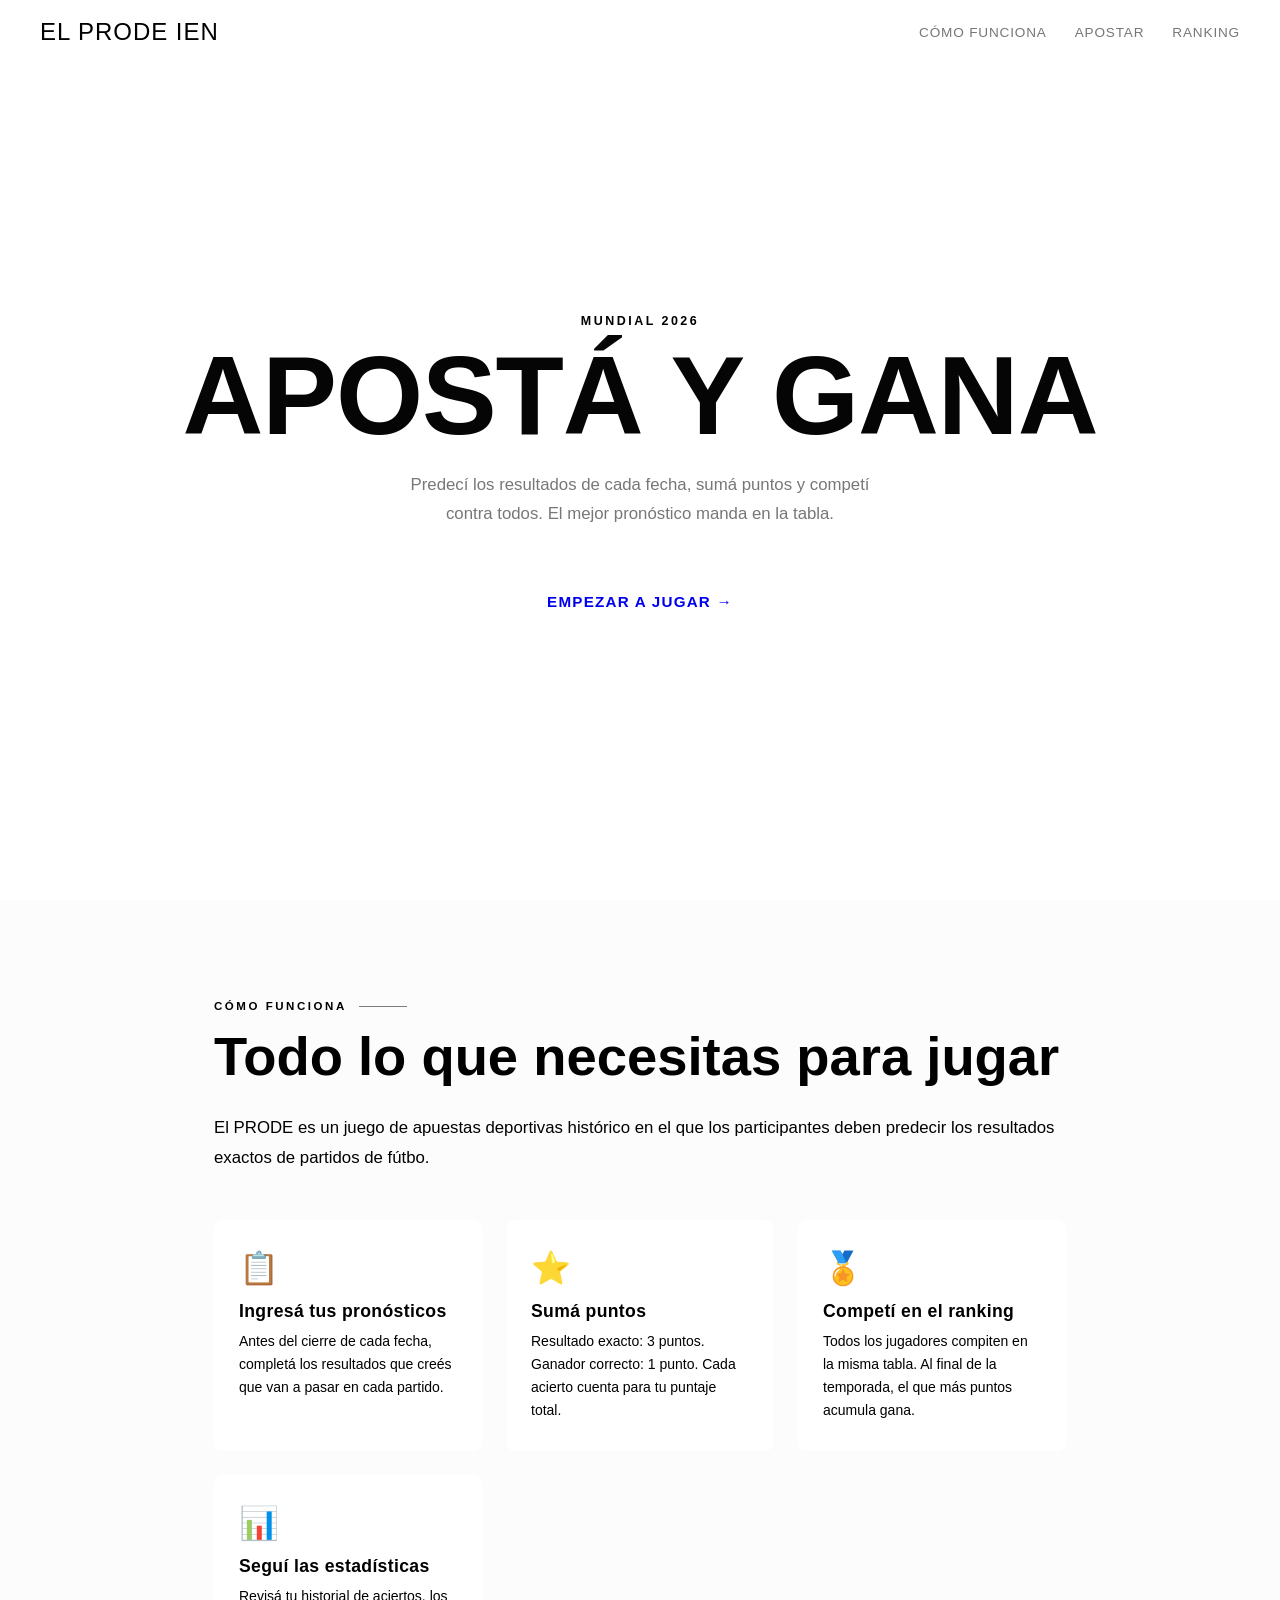
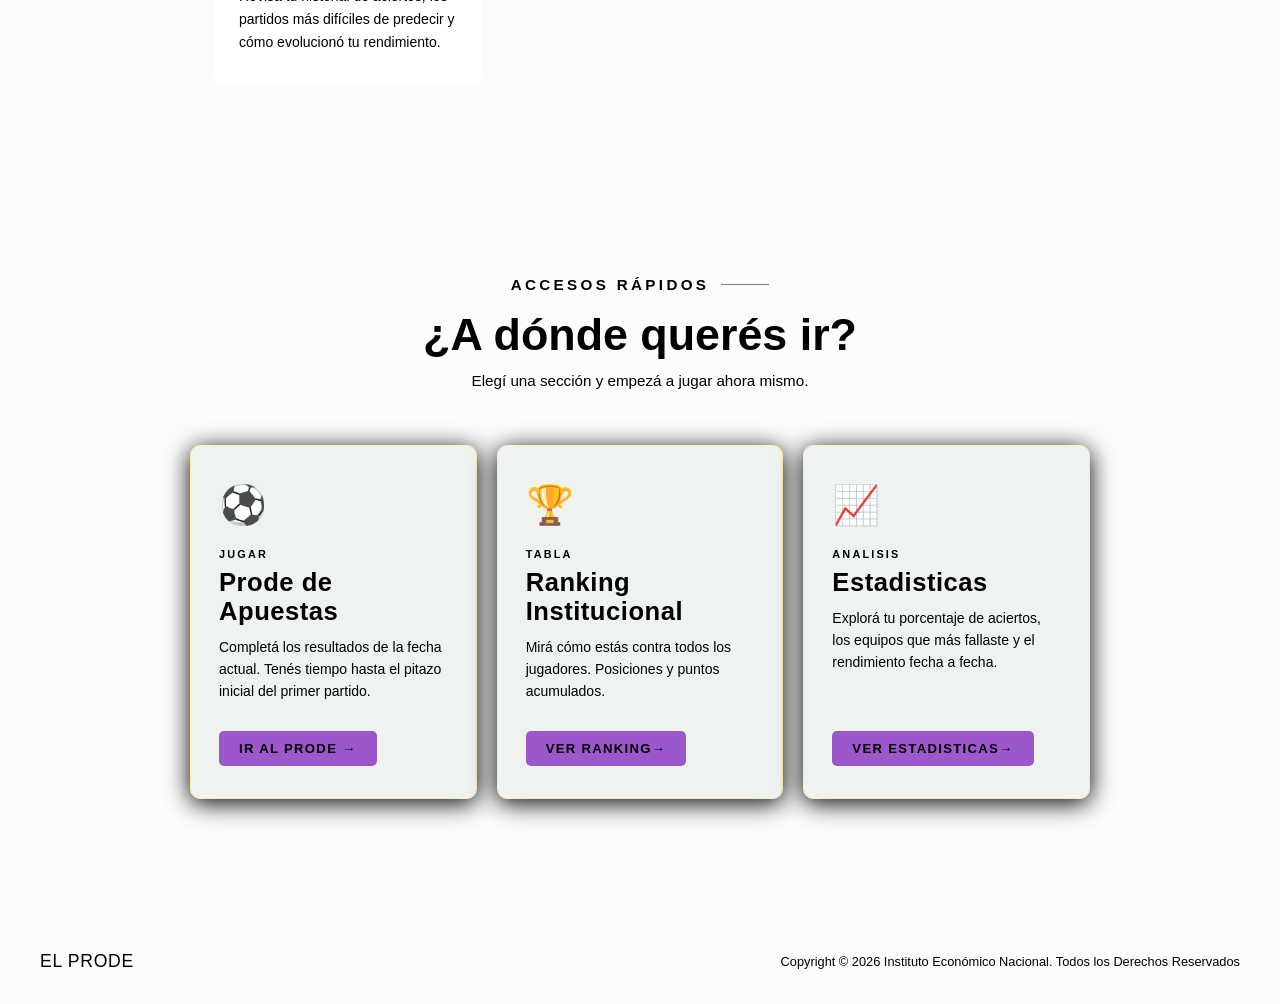
<file: src/html-ien/prodeIEN.html>
<!doctype html>
<html lang="es">
	<head>
		<meta charset="UTF-8" />
		<meta name="viewport" content="width=device-width, initial-scale=1.0" />
		<title>Prode</title>
		<!--Estilos y Fuentes por ahora-->
		<style>
			* {
				margin: 0;
				padding: 0;
				box-sizing: border-box;
			}
			body {
				font-family: 'Inter', sans-serif;
				background-color: #fcfcfc;
				color: #000000;
				display: flex;
				flex-direction: column;
				min-height: 100vh;
			}
			nav {
				position: fixed;
				top: 0;
				left: 0;
				right: 0;
				z-index: 100;
				display: flex;
				align-items: center;
				justify-content: space-between;
				padding: 18px 40px;
				background: #ffffff;
				backdrop-filter: blur(10px);
			}
			.nav-logo {
				font-family: 'Black Han Sans', sans-serif;
				font-size: 1.5rem;
				letter-spacing: 0.04em;
				color: #000000;
			}
			.nav-logo span {
				color: #000000;
			}
			.nav-links {
				display: flex;
				gap: 28px;
				list-style: none;
			}
			.nav-links a {
				color: #777;
				text-decoration: none;
				font-size: 0.85rem;
				font-weight: 500;
				letter-spacing: 0.06em;
				text-transform: uppercase;
				transition: color 0.2s;
			}
			.nav-links a:hover {
				color: #9c57ca;
			}

			.inicio {
				min-height: 100vh;
				display: flex;
				flex-direction: column;
				align-items: center;
				justify-content: center;
				text-align: center;
				padding: 120px 24px 80px;
				position: relative;
				background: #ffffff;
			}
			.inicio-tag {
				font-size: 0.78rem;
				font-weight: 600;
				letter-spacing: 0.2em;
				text-transform: uppercase;
				color: #000000;
				margin-bottom: 16px;
				position: relative;
			}
			.inicio h1 {
				font-family: 'Black Han Sans', sans-serif;
				font-size: clamp(3rem, 9vw, 7rem);
				line-height: 0.92;
				letter-spacing: -0.01em;
				color: #050505;
				position: relative;
				margin-bottom: 24px;
			}
			.inicio-desc {
				font-size: 1.05rem;
				color: #777;
				max-width: 480px;
				line-height: 1.7;
				margin-bottom: 48px;
				position: relative;
			}
			.inicio-cta {
				display: inline-block;
				font-weight: 700;
				font-size: 0.95rem;
				letter-spacing: 0.08em;
				text-transform: uppercase;
				text-decoration: none;
				padding: 16px 40px;
				border-radius: 4px;
				transition:
					transform 0.15s,
					box-shadow 0.15s;
				position: relative;
			}
			.section-explain {
				padding: 100px 24px;
				max-width: 900px;
				margin: 0 auto;
			}
			.section-label {
				font-size: 0.72rem;
				font-weight: 700;
				letter-spacing: 0.22em;
				text-transform: uppercase;
				color: #000000;
				margin-bottom: 16px;
				display: flex;
				align-items: center;
				gap: 12px;
			}
			.section-label::after {
				content: '';
				display: block;
				height: 1px;
				width: 48px;
				background: #000000;
				opacity: 0.5;
			}
			.section-explain h2 {
				font-family: 'Black Han Sans', sans-serif;
				font-size: clamp(2rem, 5vw, 3.4rem);
				line-height: 1.05;
				margin-bottom: 28px;
				color: #000000;
			}

			.explain-grid {
				display: grid;
				grid-template-columns: repeat(auto-fit, minmax(220px, 1fr));
				gap: 24px;
				margin-top: 48px;
			}
			.explain-card {
				background: #ffffff;
				border: 1px solid #ffffff;
				border-radius: 8px;
				padding: 28px 24px;
				transition:
					border-color 0.2s,
					background 0.2s;
			}
			.explain-card:hover {
				border-color: #fcfcfc;
				background: #cfb0e4;
			}
			.explain-card .icon {
				font-size: 2rem;
				margin-bottom: 14px;
				display: block;
			}
			.explain-card h3 {
				font-family: 'Black Han Sans', sans-serif;
				font-size: 1.1rem;
				color: #000000;
				margin-bottom: 8px;
				letter-spacing: 0.02em;
			}
			.explain-card p {
				font-size: 0.875rem;
				color: #000000;
				line-height: 1.65;
			}
			.explain-intro {
				font-size: 1.05rem;
				color: #000000;
				line-height: 1.75;
			}
			.section-actions {
				padding: 80px 24px 120px;
				background:
					#000,
					transparent 0;
			}
			.section-actions-inner {
				max-width: 900px;
				margin: 0 auto;
			}
			.actions-header {
				text-align: center;
				margin-bottom: 56px;
			}
			.actions-header h2 {
				font-family: 'Black Han Sans', sans-serif;
				font-size: clamp(1.8rem, 4vw, 2.8rem);
				color: #000000;
			}
			.actions-header p {
				color: #000000;
				margin-top: 12px;
				font-size: 0.95rem;
			}
			.actions-grid {
				display: grid;
				grid-template-columns: repeat(auto-fit, minmax(250px, 1fr));
				gap: 20px;
			}
			.action-card {
				position: relative;
				display: flex;
				flex-direction: column;
				align-items: flex-start;
				padding: 36px 28px 32px;
				border-radius: 10px;
				text-decoration: none;
				transition:
					transform 0.2s,
					box-shadow 0.2s;
				overflow: hidden;
				cursor: pointer;
			}
			.action-card::before {
				content: '';
				position: absolute;
				inset: 0;
				opacity: 0;
				transition: opacity 0.3s;
			}
			.action-card:hover {
				transform: translateY(-4px);
			}
			.action-card:hover::before {
				opacity: 1;
			}

			.card-prode {
				background: #eef3f0;
				border: 1px solid #ffeca9;
				box-shadow: 0 4px 24px #000000;
			}
			.card-prode::before {
				background: #cfb0e4, transparent;
			}
			.card-prode:hover {
				box-shadow: 0 12px 40px #cfb0e4;
			}
			.card-rankin {
				background: #eef3f0;
				border: 1px solid #ffeca9;
				box-shadow: 0 4px 24px #000000;
			}
			.card-rankin::before {
				background: #cfb0e4, transparent;
			}
			.card-rankin:hover {
				box-shadow: 0 12px 40px #cfb0e4;
			}
			.card-estadisticas {
				background: #eef3f0;
				border: 1px solid #ffeca9;
				box-shadow: 0 4px 24px #000000;
			}
			.card-estadisticas::before {
				background: #cfb0e4, transparent;
			}
			.card-estadisticas:hover {
				box-shadow: 0 12px 40px #cfb0e4;
			}
			.card-emoji {
				font-size: 2.4rem;
				margin-bottom: 20px;
				display: block;
			}
			.card-tag {
				font-size: 0.68rem;
				font-weight: 700;
				letter-spacing: 0.2em;
				text-transform: uppercase;
				margin-bottom: 8px;
			}
			.card-prode .card-tag {
				color: #000;
			}
			.card-rankin .card-tag {
				color: #000;
			}
			.card-estadisticas .card-tag {
				color: #000;
			}
			.action-card h3 {
				font-family: 'Black Han Sans', sans-serif;
				font-size: 1.6rem;
				color: #000000;
				margin-bottom: 10px;
				letter-spacing: 0.02em;
			}
			.action-card p {
				font-size: 0.875rem;
				color: #000000;
				line-height: 1.6;
				flex: 1;
				margin-bottom: 28px;
			}
			.card-btn {
				display: inline-flex;
				align-items: center;
				gap: 8px;
				font-size: 0.82rem;
				font-weight: 700;
				letter-spacing: 0.1em;
				text-transform: uppercase;
				padding: 10px 20px;
				border-radius: 5px;
				transition: gap 0.2s;
			}
			.action-card:hover .card-btn {
				gap: 12px;
			}
			.card-prode .card-btn {
				background: #9c57ca;
				color: #000000;
			}
			.card-rankin .card-btn {
				background: #9c57ca;
				color: #000000;
			}
			.card-estadisticas .card-btn {
				background: #9c57ca;
				color: #000000;
			}
			footer {
				padding: 32px 40px;
				display: flex;
				align-items: center;
				justify-content: space-between;
				flex-wrap: wrap;
				gap: 16px;
			}
			footer .logo {
				font-family: 'Black Han Sans', sans-serif;
				color: #000000;
				font-size: 1.1rem;
				letter-spacing: 0.04em;
			}
			footer p {
				font-size: 0.8rem;
				color: #000000;
			}
		</style>
	</head>
	<body>
		<!--CABECERA-->
		<nav>
			<div class="nav-logo">EL <span>PRODE IEN</span></div>
			<ul class="nav-links">
				<li><a href="#quees">Cómo funciona</a></li>
				<li><a href="#accesos">Apostar</a></li>
				<li><a href="#accesos">Ranking</a></li>
			</ul>
		</nav>

		<section class="inicio">
			<p class="inicio-tag">MUNDIAL 2026</p>
			<h1>APOSTÁ Y GANA</h1>

			<p class="inicio-desc">
				Predecí los resultados de cada fecha, sumá puntos y competí contra
				todos. El mejor pronóstico manda en la tabla.
			</p>

			<a href="#accesos" class="inicio-cta">Empezar a jugar →</a>
		</section>
		<!--Que es el prod-->
		<section class="section-explain" id="que-es">
			<p class="section-label">Cómo funciona</p>
			<h2>Todo lo que necesitas para jugar</h2>
			<p class="explain-intro">
				El PRODE es un juego de apuestas deportivas histórico en el que los
				participantes deben predecir los resultados exactos de partidos de
				fútbo.
			</p>

			<div class="explain-grid">
				<div class="explain-card">
					<span class="icon">📋</span>
					<h3>Ingresá tus pronósticos</h3>
					<p>
						Antes del cierre de cada fecha, completá los resultados que creés
						que van a pasar en cada partido.
					</p>
				</div>
				<div class="explain-card">
					<span class="icon">⭐</span>
					<h3>Sumá puntos</h3>
					<p>
						Resultado exacto: 3 puntos. Ganador correcto: 1 punto. Cada acierto
						cuenta para tu puntaje total.
					</p>
				</div>
				<div class="explain-card">
					<span class="icon">🏅</span>
					<h3>Competí en el ranking</h3>
					<p>
						Todos los jugadores compiten en la misma tabla. Al final de la
						temporada, el que más puntos acumula gana.
					</p>
				</div>
				<div class="explain-card">
					<span class="icon">📊</span>
					<h3>Seguí las estadísticas</h3>
					<p>
						Revisá tu historial de aciertos, los partidos más difíciles de
						predecir y cómo evolucionó tu rendimiento.
					</p>
				</div>
			</div>
		</section>
		<!--seccion de accesos-->
		<section class="section-actions" id="accesos">
			<div class="section-actions-inner">
				<div class="actions-header">
					<p class="section-label" style="justify-content: center">
						Accesos rápidos
					</p>
					<h2>¿A dónde querés ir?</h2>
					<p>Elegí una sección y empezá a jugar ahora mismo.</p>
				</div>
				<div class="actions-grid">
					<!--prode-->
					<a class="action-card card-prode" href="index.html">
						<span class="card-emoji">⚽</span>
						<span class="card-tag">Jugar</span>
						<h3>Prode de Apuestas</h3>
						<p>
							Completá los resultados de la fecha actual. Tenés tiempo hasta el
							pitazo inicial del primer partido.
						</p>
						<span class="card-btn">Ir al prode →</span>
					</a>
					<!--rankin-->
					<a class="action-card card-rankin" href="/ranking">
						<span class="card-emoji">🏆</span>
						<span class="card-tag">Tabla</span>
						<h3>Ranking Institucional</h3>
						<p>
							Mirá cómo estás contra todos los jugadores. Posiciones y puntos
							acumulados.
						</p>
						<span class="card-btn">Ver ranking→</span>
					</a>
					<!--estadisticas-->
					<a class="action-card card-estadisticas" href="/estadisticas">
						<span class="card-emoji">📈</span>
						<span class="card-tag">Analisis</span>
						<h3>Estadisticas</h3>
						<p>
							Explorá tu porcentaje de aciertos, los equipos que más fallaste y
							el rendimiento fecha a fecha.
						</p>
						<span class="card-btn">Ver estadisticas→</span>
					</a>
				</div>
			</div>
		</section>
		<!--PIE DE PAGINA-->
		<footer>
			<div class="logo">EL PRODE</div>
			<p>
				Copyright © 2026 Instituto Económico Nacional. Todos los Derechos
				Reservados
			</p>
		</footer>
	</body>
</html>
</file>
